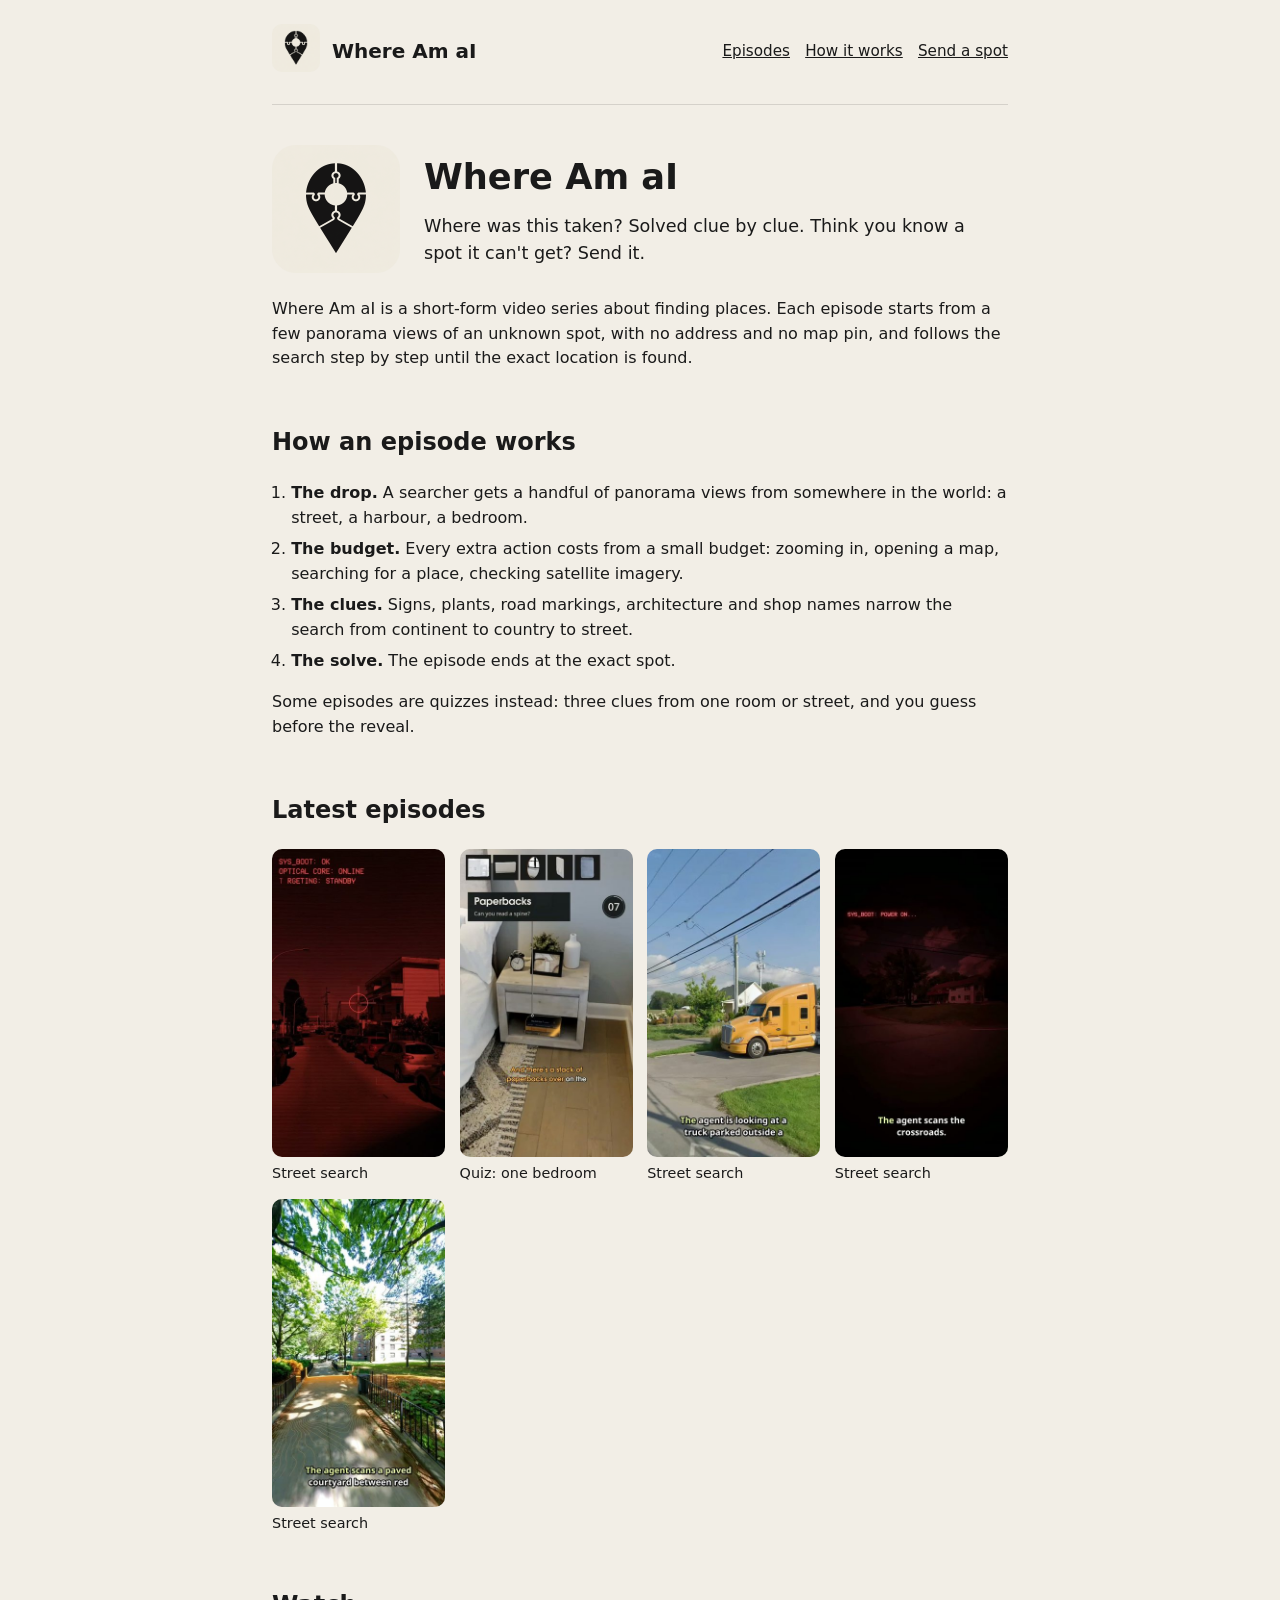
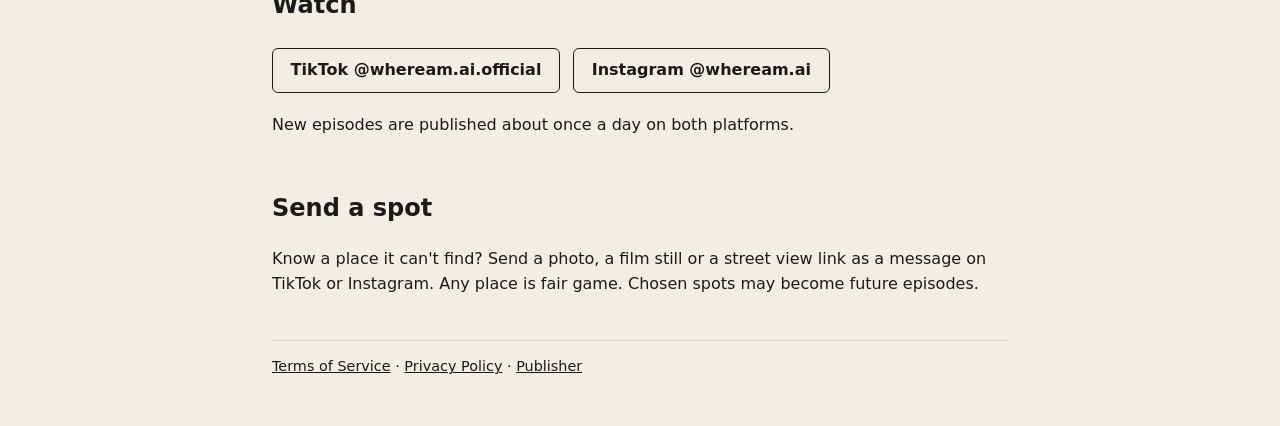
<file: index.html>
<!doctype html>
<html lang="en">
<head>
<meta charset="utf-8">
<title>Where Am aI</title>
<meta name="viewport" content="width=device-width,initial-scale=1">
<meta name="description" content="Where was this taken? Solved clue by clue. A geography puzzle video series.">
<link rel="icon" href="favicon.ico" sizes="any">
<link rel="icon" type="image/png" sizes="32x32" href="favicon-32.png">
<link rel="apple-touch-icon" href="apple-touch-icon.png">
<link rel="stylesheet" href="style.css">
</head>
<body>
<header>
<a href="index.html"><img src="logo.png" alt="Where Am aI logo"></a>
<a class="brand" href="index.html">Where Am aI</a>
<nav><a href="#episodes">Episodes</a><a href="#how">How it works</a><a href="#send">Send a spot</a></nav>
</header>

<section class="hero">
<img src="icon.png" alt="Where Am aI icon">
<div>
<h1>Where Am aI</h1>
<p>Where was this taken? Solved clue by clue. Think you know a spot it can't get? Send it.</p>
</div>
</section>

<p>Where Am aI is a short-form video series about finding places. Each episode starts from a few panorama views of an unknown spot, with no address and no map pin, and follows the search step by step until the exact location is found.</p>

<h2 id="how">How an episode works</h2>
<ol class="steps">
<li><strong>The drop.</strong> A searcher gets a handful of panorama views from somewhere in the world: a street, a harbour, a bedroom.</li>
<li><strong>The budget.</strong> Every extra action costs from a small budget: zooming in, opening a map, searching for a place, checking satellite imagery.</li>
<li><strong>The clues.</strong> Signs, plants, road markings, architecture and shop names narrow the search from continent to country to street.</li>
<li><strong>The solve.</strong> The episode ends at the exact spot.</li>
</ol>
<p>Some episodes are quizzes instead: three clues from one room or street, and you guess before the reveal.</p>

<h2 id="episodes">Latest episodes</h2>
<div class="grid">
<a href="https://www.instagram.com/reel/DduiW8RjPVk/"><img src="img/ep1.jpg" alt="Episode cover" loading="lazy">Street search</a>
<a href="https://www.instagram.com/reel/DdsIGJVs6_x/"><img src="img/ep2.jpg" alt="Episode cover" loading="lazy">Quiz: one bedroom</a>
<a href="https://www.instagram.com/reel/DdpjhjqsriE/"><img src="img/ep3.jpg" alt="Episode cover" loading="lazy">Street search</a>
<a href="https://www.instagram.com/reel/Ddoth_6M3ni/"><img src="img/ep4.jpg" alt="Episode cover" loading="lazy">Street search</a>
<a href="https://www.instagram.com/reel/Ddm0d22M3He/"><img src="img/ep5.jpg" alt="Episode cover" loading="lazy">Street search</a>
</div>

<h2>Watch</h2>
<p class="follow">
<a href="https://www.tiktok.com/@wheream.ai.official">TikTok @wheream.ai.official</a>
<a href="https://www.instagram.com/wheream.ai/">Instagram @wheream.ai</a>
</p>
<p>New episodes are published about once a day on both platforms.</p>

<h2 id="send">Send a spot</h2>
<p>Know a place it can't find? Send a photo, a film still or a street view link as a message on TikTok or Instagram. Any place is fair game. Chosen spots may become future episodes.</p>

<footer>
<a href="terms.html">Terms of Service</a> · <a href="privacy.html">Privacy Policy</a> · <a href="connect.html">Publisher</a>
</footer>
</body>
</html>
</file>
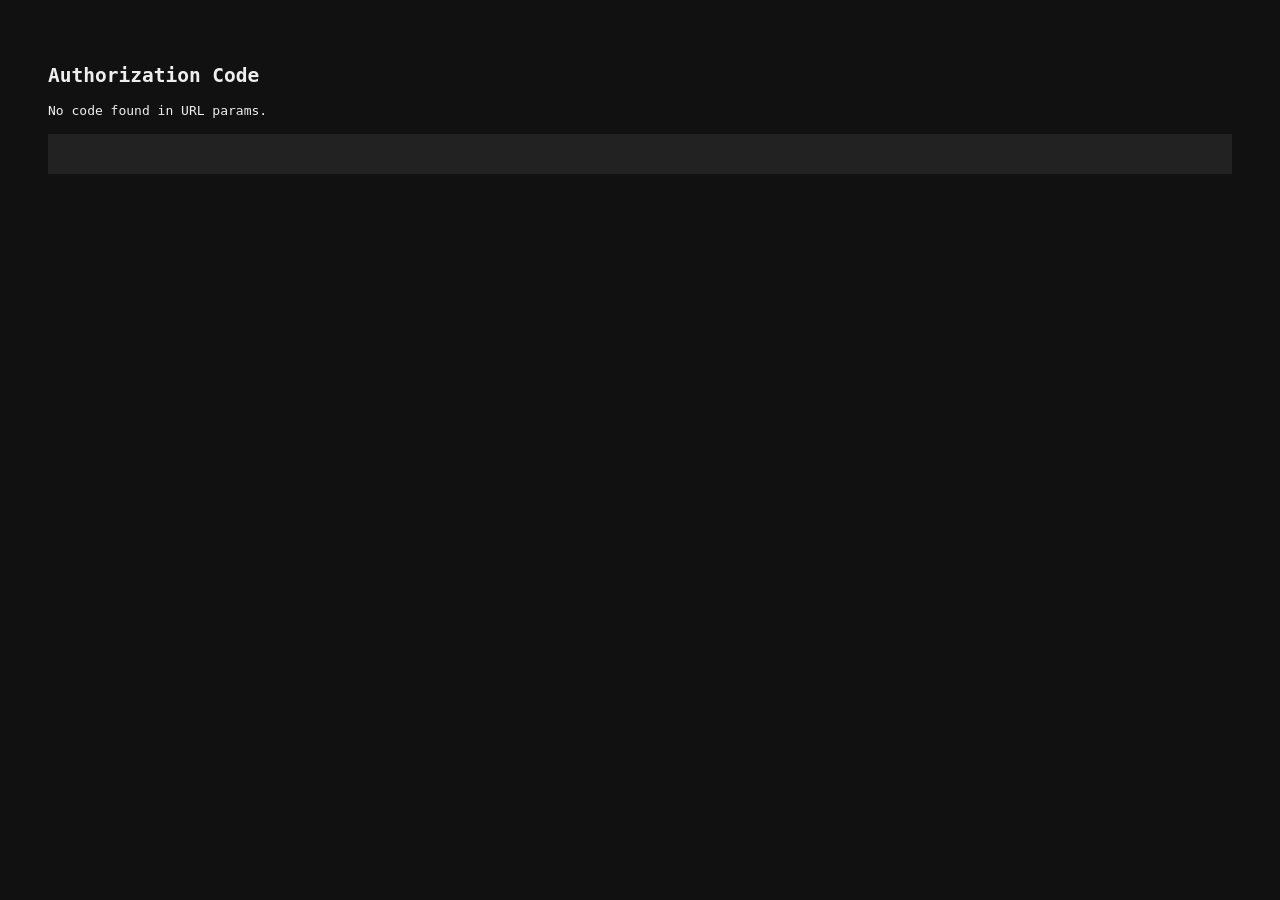
<file: callback.html>
<!DOCTYPE html>
<html>
<head><meta charset="utf-8"><title>OAuth Callback · Where Am aI</title><link rel="icon" href="favicon.ico" sizes="any"><link rel="icon" type="image/png" sizes="32x32" href="favicon-32.png"><link rel="apple-touch-icon" href="apple-touch-icon.png"></head>
<body style="font-family: monospace; padding: 40px; background: #111; color: #eee;">
  <h2>Authorization Code</h2>
  <p id="status">Reading params...</p>
  <pre id="out" style="background: #222; padding: 20px; font-size: 16px; word-break: break-all;"></pre>
  <script>
    const p = new URLSearchParams(window.location.search);
    const code = p.get('code');
    const state = p.get('state');
    const error = p.get('error');
    const errDesc = p.get('error_description');
    if (code) {
      document.getElementById('status').innerText = 'Copy this code:';
      document.getElementById('out').innerText = code;
    } else if (error) {
      document.getElementById('status').innerText = 'OAuth Error:';
      document.getElementById('out').innerText = error + (errDesc ? ': ' + errDesc : '');
    } else {
      document.getElementById('status').innerText = 'No code found in URL params.';
    }
  </script>
</body>
</html>
</file>
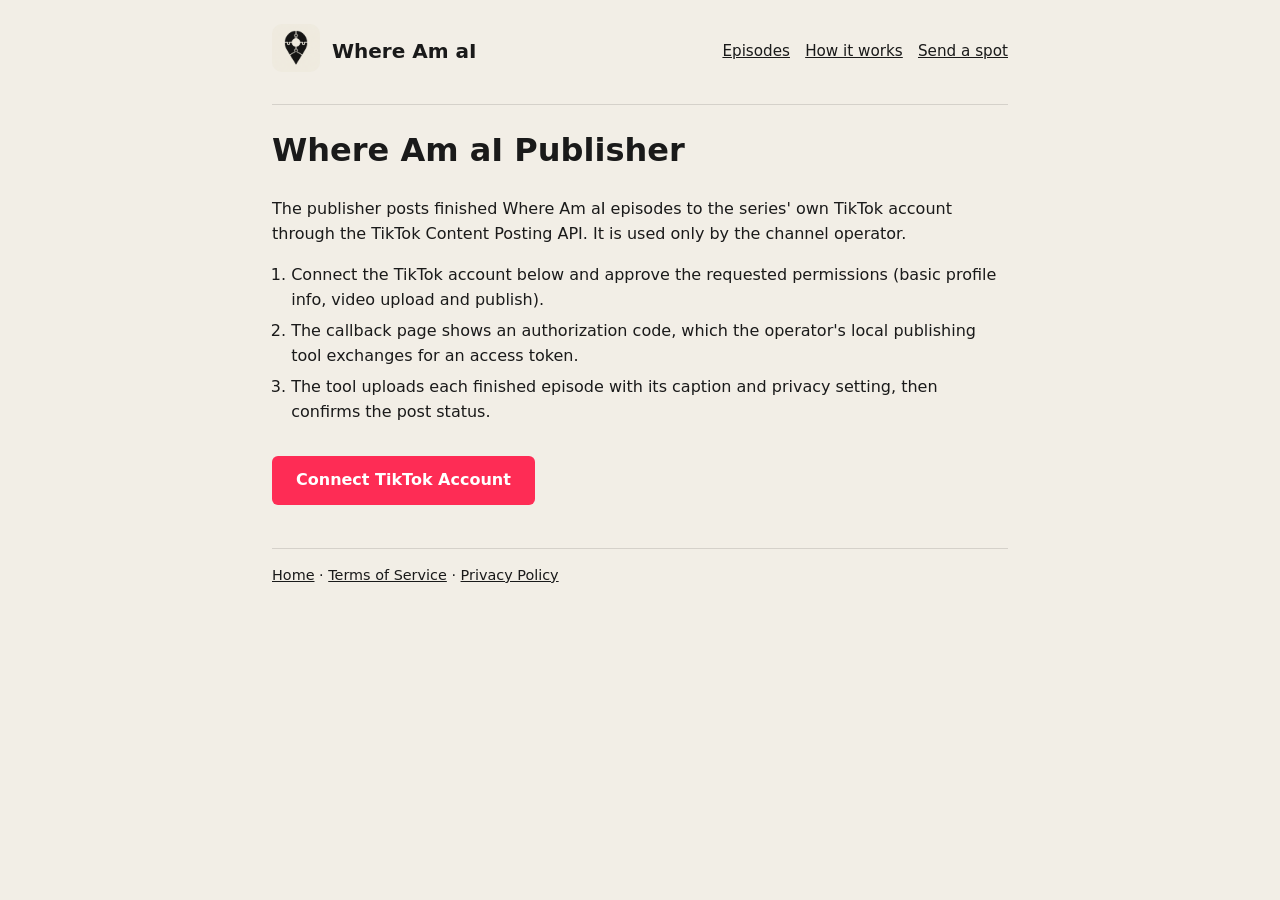
<file: connect.html>
<!doctype html>
<html lang="en">
<head>
<meta charset="utf-8">
<title>Publisher · Where Am aI</title>
<meta name="viewport" content="width=device-width,initial-scale=1">
<meta name="robots" content="noindex">
<link rel="icon" href="favicon.ico" sizes="any">
<link rel="icon" type="image/png" sizes="32x32" href="favicon-32.png">
<link rel="apple-touch-icon" href="apple-touch-icon.png">
<link rel="stylesheet" href="style.css">
</head>
<body>
<header>
<a href="index.html"><img src="logo.png" alt="Where Am aI logo"></a>
<a class="brand" href="index.html">Where Am aI</a>
<nav><a href="index.html#episodes">Episodes</a><a href="index.html#how">How it works</a><a href="index.html#send">Send a spot</a></nav>
</header>
<h1>Where Am aI Publisher</h1>
<p>The publisher posts finished Where Am aI episodes to the series' own TikTok account through the TikTok Content Posting API. It is used only by the channel operator.</p>
<ol class="steps">
<li>Connect the TikTok account below and approve the requested permissions (basic profile info, video upload and publish).</li>
<li>The callback page shows an authorization code, which the operator's local publishing tool exchanges for an access token.</li>
<li>The tool uploads each finished episode with its caption and privacy setting, then confirms the post status.</li>
</ol>
<p style="margin:2em 0"><a class="btn" href="https://www.tiktok.com/v2/auth/authorize/?client_key=awoglmof0kikg7jz&amp;scope=user.info.basic,video.publish,video.upload&amp;response_type=code&amp;redirect_uri=https://gs-palta.github.io/whereamai/callback.html&amp;state=asat123">Connect TikTok Account</a></p>
<footer>
<a href="index.html">Home</a> · <a href="terms.html">Terms of Service</a> · <a href="privacy.html">Privacy Policy</a>
</footer>
</body>
</html>
</file>
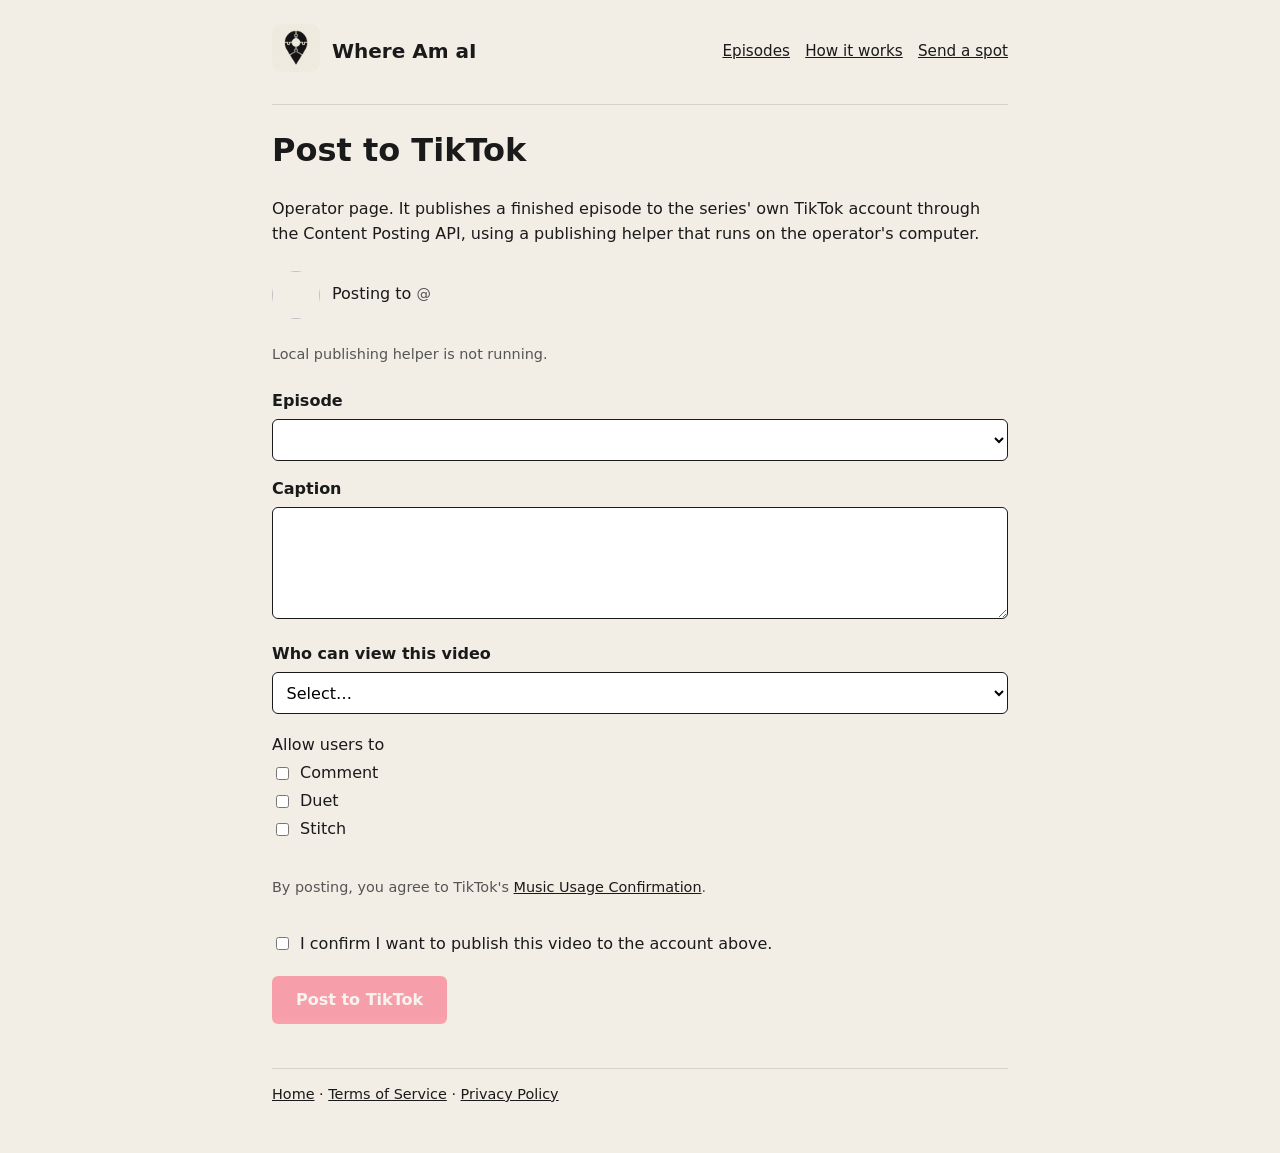
<file: post.html>
<!doctype html>
<html lang="en">
<head>
<meta charset="utf-8">
<title>Post to TikTok · Where Am aI</title>
<meta name="viewport" content="width=device-width,initial-scale=1">
<meta name="robots" content="noindex">
<link rel="icon" href="favicon.ico" sizes="any">
<link rel="icon" type="image/png" sizes="32x32" href="favicon-32.png">
<link rel="apple-touch-icon" href="apple-touch-icon.png">
<link rel="stylesheet" href="style.css">
<style>
form{display:grid;gap:1em;margin:1.5em 0}
label{display:block;font-weight:600;margin-bottom:.3em}
select,textarea,input[type=text]{width:100%;box-sizing:border-box;padding:.6em;font:inherit;border:1.5px solid #1a1a1a;border-radius:6px;background:#fff}
textarea{min-height:7em}
.opt label{display:flex;gap:.5em;align-items:center;font-weight:400;margin:.2em 0}
.creator{display:flex;align-items:center;gap:.75em;margin:1.5em 0}
.creator img{width:48px;height:48px;border-radius:50%}
button.btn{border:0;font:inherit;font-weight:600;cursor:pointer}
button.btn:disabled{opacity:.4;cursor:default}
#status{font-weight:600;margin-top:1em}
.note{font-size:.9em;color:#555}
</style>
</head>
<body>
<header>
<a href="index.html"><img src="logo.png" alt="Where Am aI logo"></a>
<a class="brand" href="index.html">Where Am aI</a>
<nav><a href="index.html#episodes">Episodes</a><a href="index.html#how">How it works</a><a href="index.html#send">Send a spot</a></nav>
</header>
<h1>Post to TikTok</h1>
<p>Operator page. It publishes a finished episode to the series' own TikTok account through the Content Posting API, using a publishing helper that runs on the operator's computer.</p>

<div class="creator" id="creator" hidden>
<img id="avatar" alt="">
<div>Posting to <strong id="nick"></strong> <span class="note">@<span id="uname"></span></span></div>
</div>
<p id="offline" class="note">Connecting to the local publishing helper&hellip;</p>

<form id="form" hidden>
<div>
<label for="clip">Episode</label>
<select id="clip" required></select>
</div>
<div>
<label for="title">Caption</label>
<textarea id="title" maxlength="2200" required></textarea>
</div>
<div>
<label for="privacy">Who can view this video</label>
<select id="privacy" required><option value="" selected disabled>Select&hellip;</option></select>
</div>
<div class="opt">
<label>Allow users to</label>
<label><input type="checkbox" id="comment"> Comment</label>
<label><input type="checkbox" id="duet"> Duet</label>
<label><input type="checkbox" id="stitch"> Stitch</label>
</div>
<p class="note">By posting, you agree to TikTok's <a href="https://www.tiktok.com/legal/page/global/music-usage-confirmation/en" target="_blank" rel="noopener">Music Usage Confirmation</a>.</p>
<div class="opt"><label><input type="checkbox" id="consent"> I confirm I want to publish this video to the account above.</label></div>
<div><button class="btn" id="post" type="submit" disabled>Post to TikTok</button></div>
</form>
<div id="status" role="status"></div>

<footer>
<a href="index.html">Home</a> · <a href="terms.html">Terms of Service</a> · <a href="privacy.html">Privacy Policy</a>
</footer>

<script>
const H = "http://127.0.0.1:8765";
const $ = id => document.getElementById(id);
let clips = [];
const setStatus = t => { $("status").textContent = t; };

async function init() {
  try {
    const [c, v] = await Promise.all([fetch(H + "/creator").then(r => r.json()), fetch(H + "/clips").then(r => r.json())]);
    const d = c.data;
    if (!d || !d.creator_username) { $("offline").textContent = "TikTok account not connected: " + JSON.stringify(c.error || c); return; }
    $("avatar").src = d.creator_avatar_url;
    $("nick").textContent = d.creator_nickname;
    $("uname").textContent = d.creator_username;
    $("creator").hidden = false;
    for (const o of d.privacy_level_options) {
      const e = document.createElement("option");
      e.value = o;
      e.textContent = ({PUBLIC_TO_EVERYONE: "Everyone", MUTUAL_FOLLOW_FRIENDS: "Friends", SELF_ONLY: "Only me"})[o] || o;
      $("privacy").appendChild(e);
    }
    $("comment").disabled = d.comment_disabled;
    $("duet").disabled = d.duet_disabled;
    $("stitch").disabled = d.stitch_disabled;
    clips = v;
    for (const k of clips) {
      const e = document.createElement("option");
      e.value = k.clip;
      e.textContent = k.clip + " (" + (k.size / 1e6).toFixed(1) + " MB)";
      $("clip").appendChild(e);
    }
    pick();
    $("offline").hidden = true;
    $("form").hidden = false;
  } catch (e) {
    $("offline").textContent = "Local publishing helper is not running.";
  }
}

function pick() {
  const k = clips.find(x => x.clip === $("clip").value);
  $("title").value = k ? k.caption : "";
}

function ready() {
  $("post").disabled = !($("privacy").value && $("consent").checked && $("title").value.trim());
}

async function poll(id) {
  for (let i = 0; i < 60; i++) {
    const r = await fetch(H + "/status?publish_id=" + encodeURIComponent(id)).then(r => r.json());
    const s = r.data && r.data.status;
    setStatus("Status: " + s);
    if (s === "PUBLISH_COMPLETE") { setStatus("Posted to TikTok. Publish ID " + id); return; }
    if (s === "FAILED") { setStatus("Failed: " + JSON.stringify(r.data)); return; }
    await new Promise(r => setTimeout(r, 3000));
  }
  setStatus("Timed out waiting for TikTok.");
}

$("clip").addEventListener("change", pick);
for (const id of ["privacy", "consent", "title"]) $(id).addEventListener("input", ready);
$("form").addEventListener("submit", async e => {
  e.preventDefault();
  $("post").disabled = true;
  setStatus("Uploading to TikTok\u2026");
  const r = await fetch(H + "/post", {
    method: "POST",
    headers: {"Content-Type": "application/json"},
    body: JSON.stringify({
      clip: $("clip").value,
      title: $("title").value,
      privacy_level: $("privacy").value,
      disable_comment: !$("comment").checked,
      disable_duet: !$("duet").checked,
      disable_stitch: !$("stitch").checked,
      consent: $("consent").checked
    })
  }).then(r => r.json());
  if (!r.publish_id) { setStatus("Failed: " + JSON.stringify(r.error || r)); $("post").disabled = false; return; }
  setStatus("Uploaded. Waiting for TikTok\u2026");
  poll(r.publish_id);
});
init();
</script>
</body>
</html>
</file>
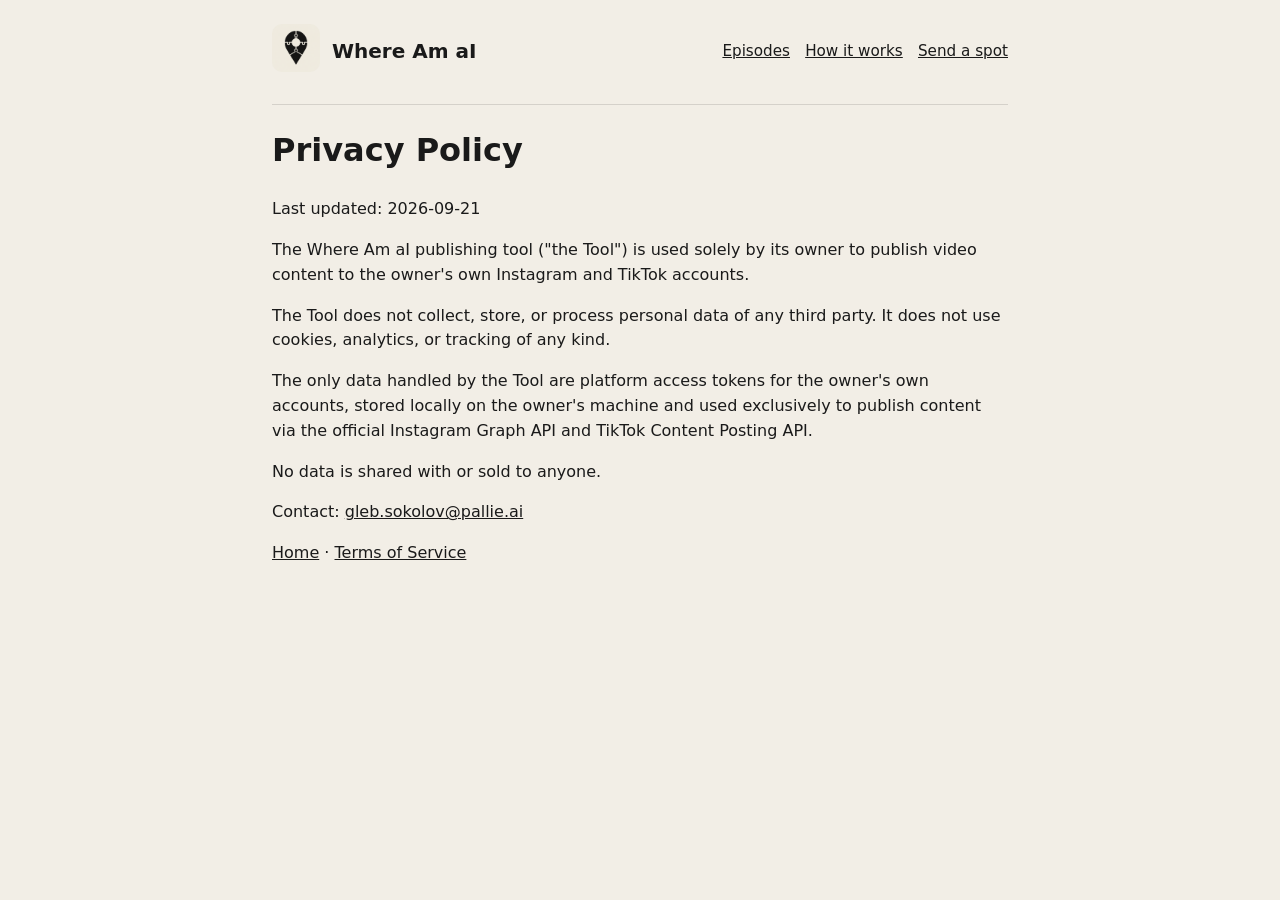
<file: privacy.html>
<!doctype html>
<html lang="en">
<head>
<meta charset="utf-8">
<title>Privacy Policy · Where Am aI</title>
<meta name="viewport" content="width=device-width,initial-scale=1">
<link rel="icon" href="favicon.ico" sizes="any">
<link rel="icon" type="image/png" sizes="32x32" href="favicon-32.png">
<link rel="apple-touch-icon" href="apple-touch-icon.png">
<link rel="stylesheet" href="style.css">
</head>
<body>
<header>
<a href="index.html"><img src="logo.png" alt="Where Am aI logo"></a>
<a class="brand" href="index.html">Where Am aI</a>
<nav><a href="index.html#episodes">Episodes</a><a href="index.html#how">How it works</a><a href="index.html#send">Send a spot</a></nav>
</header>
<h1>Privacy Policy</h1>
<p>Last updated: 2026-09-21</p>
<p>The Where Am aI publishing tool ("the Tool") is used solely by its owner to publish video content to the owner's own Instagram and TikTok accounts.</p>
<p>The Tool does not collect, store, or process personal data of any third party. It does not use cookies, analytics, or tracking of any kind.</p>
<p>The only data handled by the Tool are platform access tokens for the owner's own accounts, stored locally on the owner's machine and used exclusively to publish content via the official Instagram Graph API and TikTok Content Posting API.</p>
<p>No data is shared with or sold to anyone.</p>
<p>Contact: <a href="mailto:gleb.sokolov@pallie.ai">gleb.sokolov@pallie.ai</a></p>
<p><a href="index.html">Home</a> · <a href="terms.html">Terms of Service</a></p>
</body>
</html>
</file>
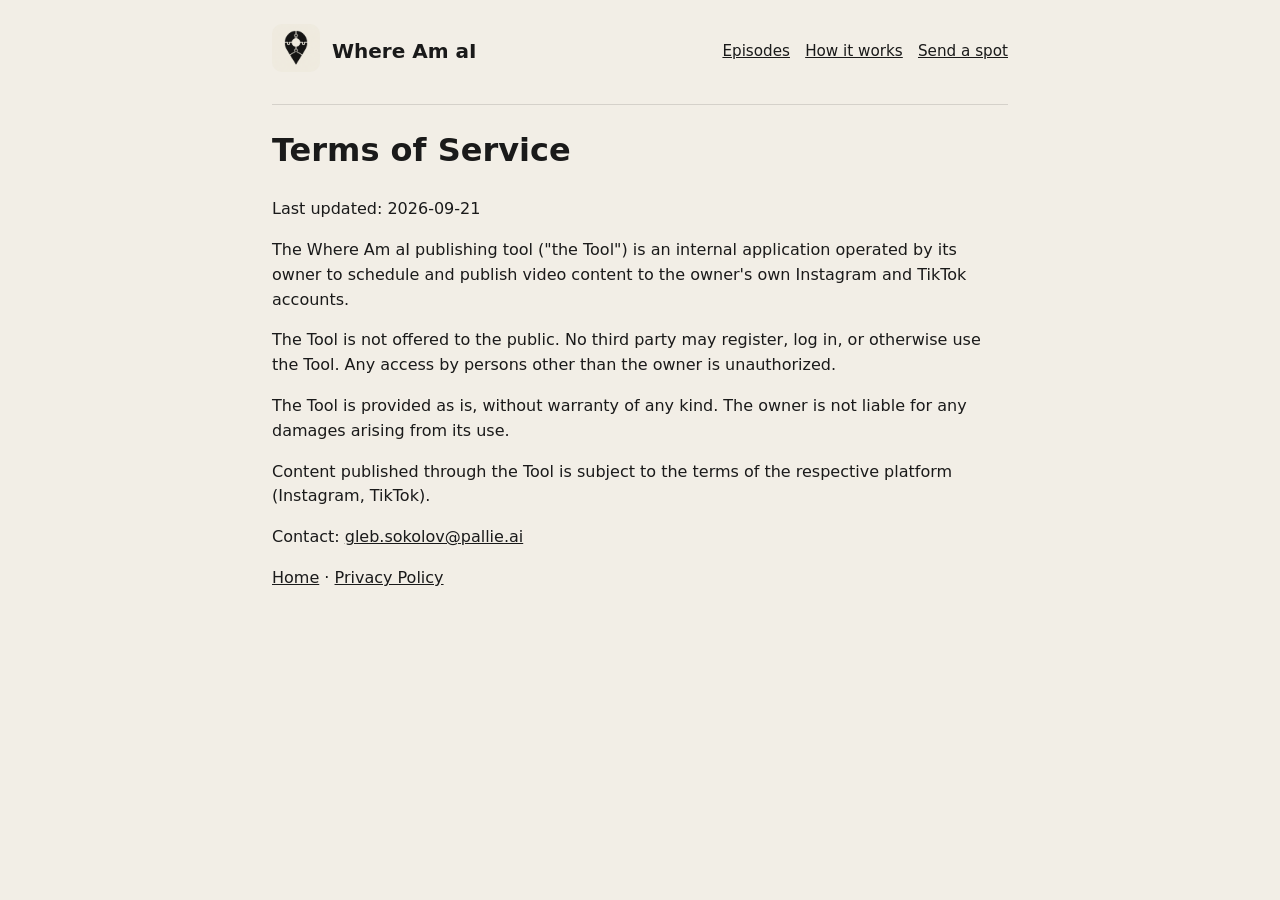
<file: terms.html>
<!doctype html>
<html lang="en">
<head>
<meta charset="utf-8">
<title>Terms of Service · Where Am aI</title>
<meta name="viewport" content="width=device-width,initial-scale=1">
<link rel="icon" href="favicon.ico" sizes="any">
<link rel="icon" type="image/png" sizes="32x32" href="favicon-32.png">
<link rel="apple-touch-icon" href="apple-touch-icon.png">
<link rel="stylesheet" href="style.css">
</head>
<body>
<header>
<a href="index.html"><img src="logo.png" alt="Where Am aI logo"></a>
<a class="brand" href="index.html">Where Am aI</a>
<nav><a href="index.html#episodes">Episodes</a><a href="index.html#how">How it works</a><a href="index.html#send">Send a spot</a></nav>
</header>
<h1>Terms of Service</h1>
<p>Last updated: 2026-09-21</p>
<p>The Where Am aI publishing tool ("the Tool") is an internal application operated by its owner to schedule and publish video content to the owner's own Instagram and TikTok accounts.</p>
<p>The Tool is not offered to the public. No third party may register, log in, or otherwise use the Tool. Any access by persons other than the owner is unauthorized.</p>
<p>The Tool is provided as is, without warranty of any kind. The owner is not liable for any damages arising from its use.</p>
<p>Content published through the Tool is subject to the terms of the respective platform (Instagram, TikTok).</p>
<p>Contact: <a href="mailto:gleb.sokolov@pallie.ai">gleb.sokolov@pallie.ai</a></p>
<p><a href="index.html">Home</a> · <a href="privacy.html">Privacy Policy</a></p>
</body>
</html>
</file>
<file: style.css>
body{font-family:system-ui,sans-serif;max-width:46em;margin:0 auto;padding:0 1.25em 3em;color:#1a1a1a;background:#f2eee6;line-height:1.55}
a{color:#1a1a1a}
header{display:flex;align-items:center;gap:.75em;padding:1.5em 0;border-bottom:1px solid #1a1a1a22}
header img{width:48px;height:48px;border-radius:10px}
header a.brand{font-weight:700;font-size:1.25em;text-decoration:none}
header nav{margin-left:auto;display:flex;gap:1em;font-size:.95em}
.hero{display:flex;align-items:center;gap:1.5em;margin:2.5em 0 1.5em}
.hero img{width:128px;height:128px;border-radius:24px;flex:none}
.hero h1{margin:0 0 .25em;font-size:2.2em}
.hero p{margin:0;font-size:1.1em}
h2{margin-top:2.2em}
ol.steps{padding-left:1.2em}
ol.steps li{margin:.4em 0}
.grid{display:grid;grid-template-columns:repeat(auto-fill,minmax(140px,1fr));gap:.9em;margin:1em 0}
.grid a{display:block;text-decoration:none;font-size:.9em}
.grid img{width:100%;aspect-ratio:9/16;object-fit:cover;border-radius:10px;display:block;margin-bottom:.35em}
.follow a{display:inline-block;margin:.25em .5em .25em 0;padding:.55em 1.1em;border:1.5px solid #1a1a1a;border-radius:6px;text-decoration:none;font-weight:600}
.btn{display:inline-block;background:#fe2c55;color:#fff;text-decoration:none;padding:.75em 1.5em;border-radius:6px;font-weight:600}
footer{margin-top:3em;padding-top:1em;border-top:1px solid #1a1a1a22;font-size:.9em}
@media (max-width:560px){.hero{flex-direction:column;align-items:flex-start}header nav{gap:.7em;font-size:.85em}}
</file>
